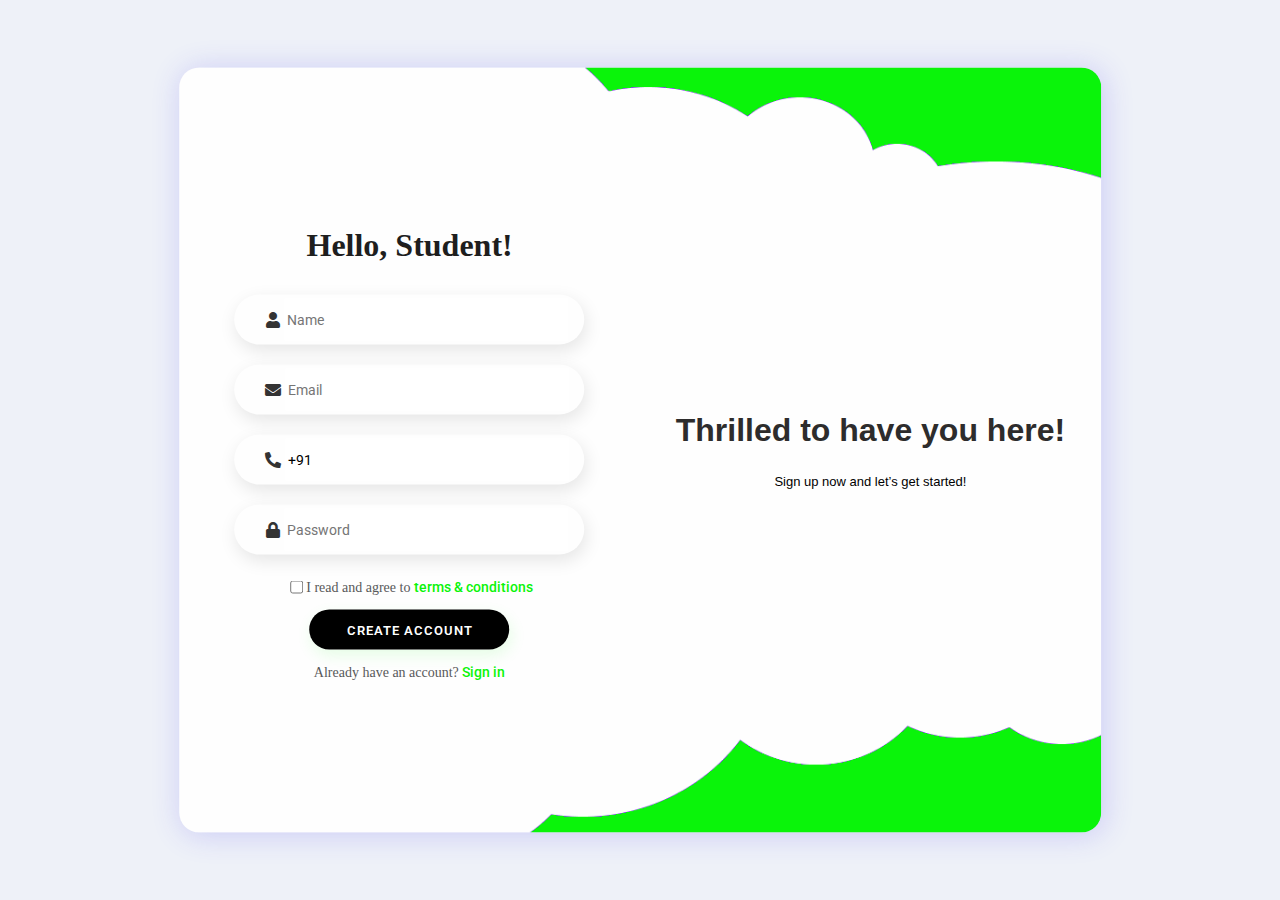
<file: index.html>
<!DOCTYPE html>
<html lang="en">
<head>
    <meta charset="UTF-8">
    <meta name="viewport" content="width=device-width, initial-scale=1.0">
    <title>Reviseit</title>
    <link rel="shortcut icon" href="./src/logo.jpg" type="image/x-icon">
    <link href="https://fonts.googleapis.com/css2?family=Roboto:wght@400;500;700&display=swap" rel="stylesheet">
    <link rel="stylesheet" href="https://cdnjs.cloudflare.com/ajax/libs/font-awesome/5.15.4/css/all.min.css">
    
    <style>
        * {
            -webkit-tap-highlight-color: transparent;
            -webkit-focus-ring-color: transparent;
            outline: none;
            font-family: 'Roboto', sans-serif; 
        }
        
        body {
            background-color: #EEF1F8;
            margin: 0;
            padding: 0;
        }

        a { text-decoration: none; }

        .container {
            width: 72%;
            height: 85%;
            background-color: #FFFFFF;
            position: absolute;
            left: 50%;
            top: 50%;
            transform: translate(-50%, -50%);
            box-shadow: 2px 2px 30px rgba(66, 57, 238, .2);
            border-radius: 20px;
            display: flex;
            justify-content: center;
            align-items: center;
            background-image: url('./src/login bg.gif');
            background-repeat: no-repeat;
            background-size: cover;
        }

        .sign-up {
            width: 50%;
            display: flex;
            flex-direction: column;
            align-items: center;
        }

        .heading {
            font-family: calibri;
            color: rgba(30, 30, 30, 1);
        }

        .text {
            width: 350px;
            height: 50px;
            box-shadow: 2px 6px 18px rgba(0, 0, 0, 0.1);
            border-radius: 30px;
            display: flex;
            align-items: center;
            justify-content: center;
            margin: 10px;
        }

        .text input {
            height: 40px;
            width: 80%;
            outline: none;
            border: none;
            font-size: 14px;
            margin: 5px;
        }

        .text i { 
            color: #333;
            margin-left: 20px;
        }

        .conditions {
            font-family: myriad pro;
            color: #58595a;
            font-size: 14px;
        }

        .conditions a { color: rgb(10, 244, 10); font-weight: 500; }

        .terms { display: flex; align-items: center; }

        button {
            width: 200px;
            height: 40px;
            outline: none;
            border: none;
            border-radius: 20px;
            background: linear-gradient(-30deg, rgb(0, 0, 0), rgb(0, 0, 0) 55%);
            box-shadow: 2px 6px 16px rgba(10, 244, 10, 0.1);
            color: #FFFFFF;
            font-weight: 600;
            letter-spacing: 1px;
            font-size: 13px;
            cursor: pointer;
            transition: all .3s ease;
        }

        button:active { transform: scale(1.1); }

        .text-container {
            width: 50%;
            height: 100%;
            display: flex;
            flex-direction: column;
            justify-content: center;
            align-items: center;
        }

        .text-container p {
            width: 70%;
            text-align: center;
            font-family: Arial, Helvetica, sans-serif;
            font-size: 13px;
            font-weight: 400;
        }

        .text-container h1 {
            font-family: Arial, Helvetica, sans-serif;
            color: #2D2C2C;
            line-height: 20px;
        }

        @media screen and (max-width: 1080px) {
            .text-container { display: none;}
            .container { height: 90%; }
        }

        @media screen and (max-width: 600px) {
            .container { width: 85%; }
        }

        @media screen and (max-width: 500px) {
            .text { width: 300px; }
        }

        @media screen and (max-width: 420px) {
            .container { width: 95%; }
            .heading { text-align: center; }
            .conditions { text-align: center; }
            input[type="checkbox"] { margin-right: 5px; }
            .text {width: 280px; }
        }
    </style>

</head>
<body>

    <div class="container">
        <form class="sign-up" action="signup.php" method="POST" id="signup">
            <h1 class="heading">Hello, Student!</h1>
          
            <div class="text">
                <i class="fas fa-user"></i>
                <input type="text" name="name" placeholder="Name" required id="name">
            </div>

            <div class="text">
                <i class="fas fa-envelope"></i>
                <input type="email" name="email" placeholder="Email" required id="email">
            </div>
            
            <div class="text">
                <i class="fas fa-phone-alt"></i>
                <input type="tel" name="phone" placeholder="Phone Number" required id="phone" maxlength="13" value="+91" oninput="validatePhoneNumber()">
            </div>

            <div class="text">
                <i class="fas fa-lock"></i>
                <input type="password" name="password" placeholder="Password" required id="password">
            </div>
            
            <div class="terms">
                <input type="checkbox" name="terms" required>
                <p class="conditions">I read and agree to <a href="terms.html">terms & conditions</a></p>
            </div>

            <button type="submit">CREATE ACCOUNT</button>
            <p class="conditions">Already have an account? <a href="login.html">Sign in</a></p>
        </form>

        <div class="text-container">
            <h1>Thrilled to have you here! </h1>
            <p>Sign up now and let’s get started!</p>
        </div>
    </div>
    <script>
        function validatePhoneNumber() {
            let phoneInput = document.getElementById('phone');
            if (phoneInput.value.length < 3) {
                phoneInput.value = '+91';
            }
            phoneInput.value = phoneInput.value.replace(/[^0-9+]/g, '');
            if (!phoneInput.value.startsWith('+91')) {
                phoneInput.value = '+91' + phoneInput.value.slice(3); 
            }
        }
    </script>
</body>
</html>
</file>
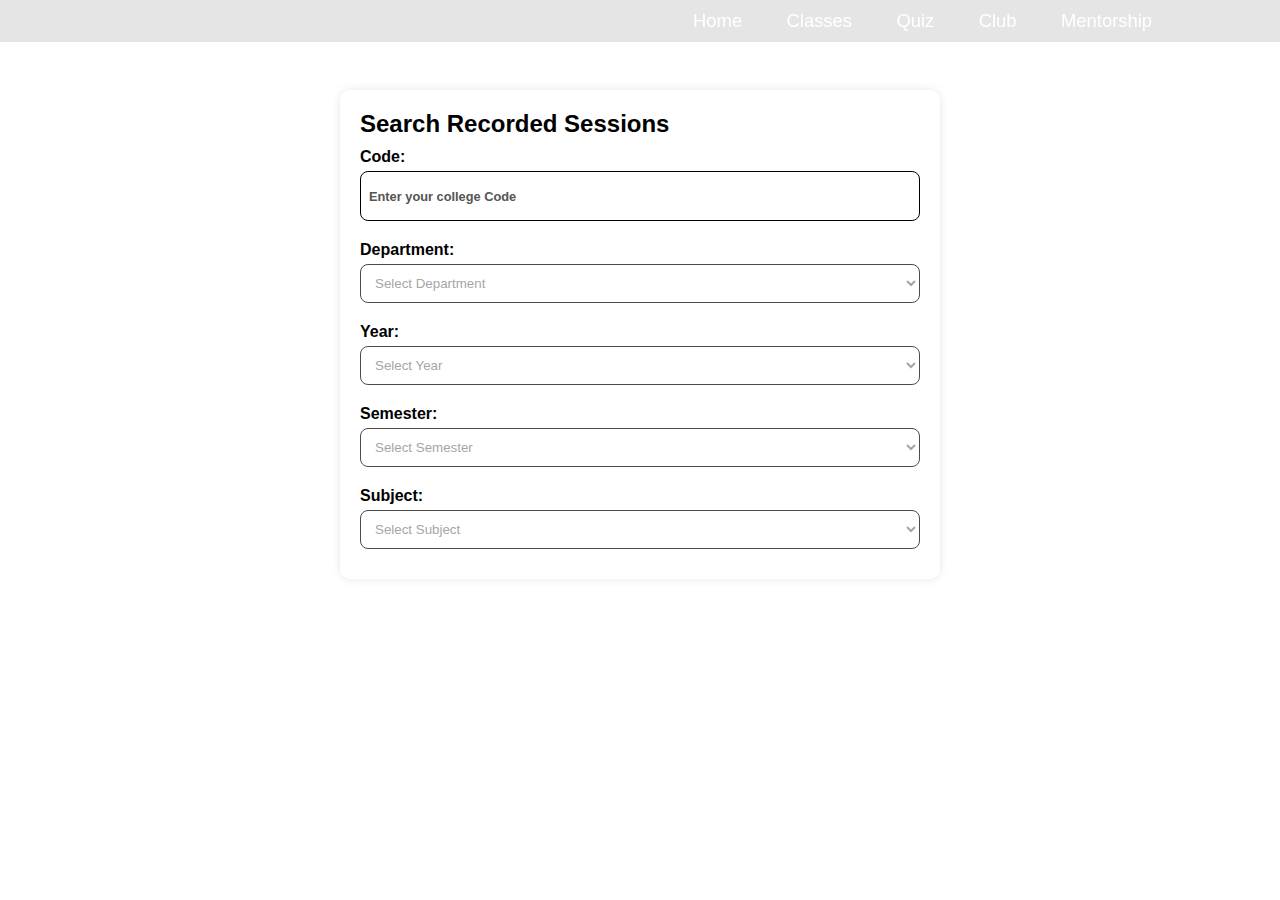
<file: class.html>
<!DOCTYPE html>
<html lang="en">
  <head>
    <meta charset="UTF-8" />
    <meta name="viewport" content="width=device-width, initial-scale=1.0" />
    <title>Reviseit</title>
    <link rel="stylesheet" href="class.css" />
    <link rel="shortcut icon" href="./src/logo.jpg" type="image/x-icon" />
    <link rel="stylesheet" href="style.css" />
    <link
      href="https://unpkg.com/boxicons@2.1.4/css/boxicons.min.css"
      rel="stylesheet"
    />
  </head>
  <body>
    <div id="header"></div>
    <div class="form-container">
      <h2>Search Recorded Sessions</h2>

      <!-- College Input -->
      <label for="college">Code:</label>
      <input
        type="text"
        id="college"
        name="college"
        placeholder="Enter your college Code"
      />

      <!-- Department Dropdown -->
      <label for="department">Department:</label>
      <select id="department" name="department">
  <option value="" disabled selected>Select Department</option>
</select>


      <!-- Year Dropdown -->
      <label for="year">Year:</label>
      <select id="year" name="year" disabled>
        <option value="" disabled selected>Select Year</option>
      </select>

      <!-- Semester Dropdown -->
      <label for="semester">Semester:</label>
      <select id="semester" name="semester" disabled>
        <option value="" disabled selected>Select Semester</option>
      </select>

      <!-- Subject Dropdown -->
      <label for="subject">Subject:</label>
      <select id="subject" name="subject" disabled>
        <option value="" disabled selected>Select Subject</option>
      </select>

      <!-- Topics List -->
      <div id="topics-container">
        <!-- Topics will be displayed here -->
      </div>
    </div>

    <script src="class.js"></script>
    <script>
      // Function to load the navbar into the page
      function loadNavbar() {
        fetch("navbar.html")
          .then((response) => response.text())
          .then((data) => {
            document.getElementById("header").innerHTML = data;
          });
      }
      window.onload = loadNavbar;
    </script>
  </body>
</html>
</file>
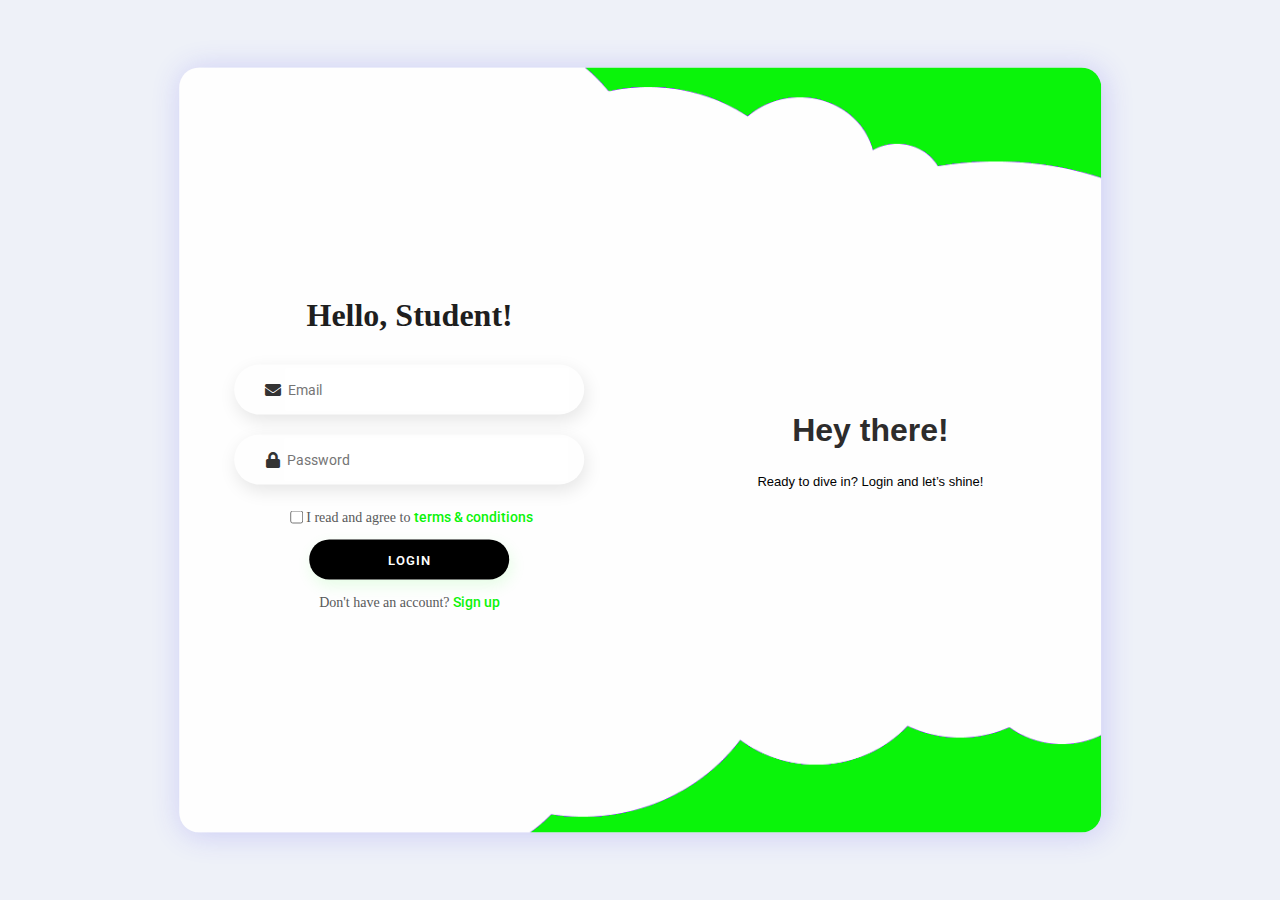
<file: login.html>
<!DOCTYPE html>
<html lang="en">
  <head>
    <meta charset="UTF-8" />
    <meta name="viewport" content="width=device-width, initial-scale=1.0" />
    <title>Reviseit</title>
    <link rel="shortcut icon" href="./src/logo.jpg" type="image/x-icon" />
    <!-- Google Fonts -->
    <link
      href="https://fonts.googleapis.com/css2?family=Roboto:wght@400;500;700&display=swap"
      rel="stylesheet"
    />
    <!-- Font Awesome for Dark Icons -->
    <link
      rel="stylesheet"
      href="https://cdnjs.cloudflare.com/ajax/libs/font-awesome/5.15.4/css/all.min.css"
    />

    <style>
      * {
        -webkit-tap-highlight-color: transparent;
        -webkit-focus-ring-color: transparent;
        outline: none;
        font-family: "Roboto", sans-serif;
      }

      body {
        background-color: #eef1f8;
        margin: 0;
        padding: 0;
      }

      a {
        text-decoration: none;
      }

      .container {
        width: 72%;
        height: 85%;
        background-color: #ffffff;
        position: absolute;
        left: 50%;
        top: 50%;
        transform: translate(-50%, -50%);
        box-shadow: 2px 2px 30px rgba(66, 57, 238, 0.2);
        border-radius: 20px;
        display: flex;
        justify-content: center;
        align-items: center;
        background-image: url("./src/login bg.gif");
        background-repeat: no-repeat;
        background-size: cover;
        transition: all 0.5s ease;
      }

      .sign-up {
        width: 50%;
        display: flex;
        flex-direction: column;
        align-items: center;
      }

      .heading {
        font-family: calibri;
        color: rgba(30, 30, 30, 1);
      }

      .text {
        width: 350px;
        height: 50px;
        box-shadow: 2px 6px 18px rgba(0, 0, 0, 0.1);
        border-radius: 30px;
        display: flex;
        align-items: center;
        justify-content: center;
        margin: 10px;
      }

      .text input {
        height: 40px;
        width: 80%;
        outline: none;
        border: none;
        font-size: 14px;
        margin: 5px;
      }

      .text i {
        color: #333;
        margin-left: 20px;
      }

      .conditions {
        font-family: myriad pro;
        color: #58595a;
        font-size: 14px;
      }

      .conditions a {
        color: rgb(10, 244, 10);
        font-weight: 500;
      }

      .terms {
        display: flex;
        align-items: center;
      }

      button {
        width: 200px;
        height: 40px;
        outline: none;
        border: none;
        border-radius: 20px;
        background: linear-gradient(-30deg, rgb(0, 0, 0), rgb(0, 0, 0) 55%);
        box-shadow: 2px 6px 16px rgba(10, 244, 10, 0.1);
        color: #ffffff;
        font-weight: 600;
        letter-spacing: 1px;
        font-size: 13px;
        cursor: pointer;
        transition: all 0.3s ease;
      }

      button:active {
        transform: scale(1.1);
      }

      .sign-in {
        display: flex;
        justify-content: center;
        align-items: center;
        flex-direction: column;
      }

      .text-container {
        width: 50%;
        height: 100%;
        display: flex;
        flex-direction: column;
        justify-content: center;
        align-items: center;
      }

      .text-container p {
        width: 70%;
        text-align: center;
        font-family: Arial, Helvetica, sans-serif;
        font-size: 13px;
        font-weight: 400;
      }

      .text-container h1 {
        font-family: Arial, Helvetica, sans-serif;
        color: #2d2c2c;
        line-height: 20px;
      }

      @media screen and (max-width: 1080px) {
        .text-container {
          display: none;
        }
        .container {
          height: 70%;
        }
      }

      @media screen and (max-width: 600px) {
        .container {
          width: 85%;
        }
      }

      @media screen and (max-width: 500px) {
        .text {
          width: 300px;
        }
      }

      @media screen and (max-width: 420px) {
        .container {
          width: 95%;
        }
        .heading {
          text-align: center;
        }
        .conditions {
          text-align: center;
        }
        input[type="checkbox"] {
          margin-right: 5px;
        }
        .text {
          width: 280px;
        }
      }
    </style>
  </head>
  <body>
    <div class="container">
      <form
        class="sign-up"
        action="login.php"
        method="POST"
        id="signup"
        onsubmit="return validateForm()"
      >
        <h1 class="heading">Hello, Student!</h1>

        <div class="text">
          <i class="fas fa-envelope"></i>
          <input
            type="email"
            name="email"
            placeholder="Email"
            required
            id="email"
            autocomplete="username"
          />
        </div>

        <div class="text">
          <i class="fas fa-lock"></i>
          <input
            type="password"
            name="password"
            placeholder="Password"
            required
            id="password"
            autocomplete="password"
          />
        </div>

        <div class="terms">
          <input type="checkbox" name="terms" required />
          <p class="conditions">
            I read and agree to <a href="terms.html">terms & conditions</a>
          </p>
        </div>

        <button type="submit">LOGIN</button>
        <p class="conditions">
          Don't have an account? <a href="signup.html">Sign up</a>
        </p>
      </form>

      <div class="text-container">
        <h1>Hey there!</h1>
        <p>Ready to dive in? Login and let’s shine!</p>
      </div>
    </div>

    <script>
      function validateForm() {
        var email = document.getElementById("email").value;
        var password = document.getElementById("password").value;

        // Email validation
        var emailPattern = /^[a-zA-Z0-9._-]+@[a-zA-Z0-9.-]+\.[a-zA-Z]{2,6}$/;
        if (!email.match(emailPattern)) {
          alert("Please enter a valid email address.");
          return false;
        }

        // Password validation
        if (password.length < 6) {
          alert("Password must be at least 6 characters long.");
          return false;
        }

        return true;
      }
    </script>
  </body>
</html>
</file>
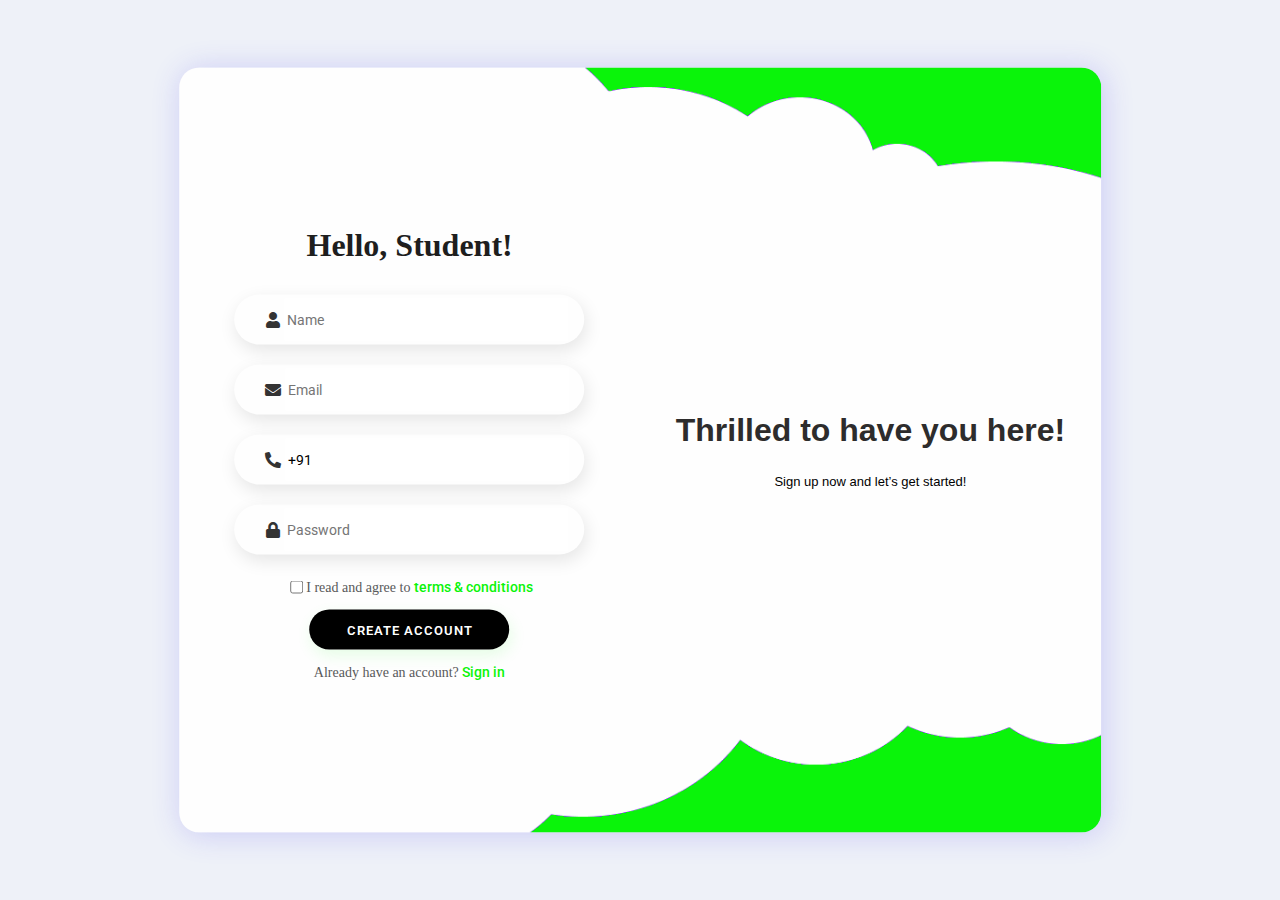
<file: signup.html>
<!DOCTYPE html>
<html lang="en">
<head>
    <meta charset="UTF-8">
    <meta name="viewport" content="width=device-width, initial-scale=1.0">
    <title>Reviseit</title>
    <link href='https://unpkg.com/boxicons@2.1.4/css/boxicons.min.css' rel='stylesheet'>
    <link rel="shortcut icon" href="./src/logo.jpg" type="image/x-icon">
    <link href="https://fonts.googleapis.com/css2?family=Roboto:wght@400;500;700&display=swap" rel="stylesheet">
    <link rel="stylesheet" href="https://cdnjs.cloudflare.com/ajax/libs/font-awesome/5.15.4/css/all.min.css">
    
    <style>
        * {
            -webkit-tap-highlight-color: transparent;
            -webkit-focus-ring-color: transparent;
            outline: none;
            font-family: 'Roboto', sans-serif; 
        }
        
        body {
            background-color: #EEF1F8;
            margin: 0;
            padding: 0;
        }

        a { text-decoration: none; }

        .container {
            width: 72%;
            height: 85%;
            background-color: #FFFFFF;
            position: absolute;
            left: 50%;
            top: 50%;
            transform: translate(-50%, -50%);
            box-shadow: 2px 2px 30px rgba(66, 57, 238, .2);
            border-radius: 20px;
            display: flex;
            justify-content: center;
            align-items: center;
            background-image: url('./src/login bg.gif');
            background-repeat: no-repeat;
            background-size: cover;
        }

        .sign-up {
            width: 50%;
            display: flex;
            flex-direction: column;
            align-items: center;
        }

        .heading {
            font-family: calibri;
            color: rgba(30, 30, 30, 1);
        }

        .text {
            width: 350px;
            height: 50px;
            box-shadow: 2px 6px 18px rgba(0, 0, 0, 0.1);
            border-radius: 30px;
            display: flex;
            align-items: center;
            justify-content: center;
            margin: 10px;
        }

        .text input {
            height: 40px;
            width: 80%;
            outline: none;
            border: none;
            font-size: 14px;
            margin: 5px;
        }

        .text i { 
            color: #333;
            margin-left: 20px;
        }

        .conditions {
            font-family: myriad pro;
            color: #58595a;
            font-size: 14px;
        }

        .conditions a { color: rgb(10, 244, 10); font-weight: 500; }

        .terms { display: flex; align-items: center; }

        button {
            width: 200px;
            height: 40px;
            outline: none;
            border: none;
            border-radius: 20px;
            background: linear-gradient(-30deg, rgb(0, 0, 0), rgb(0, 0, 0) 55%);
            box-shadow: 2px 6px 16px rgba(10, 244, 10, 0.1);
            color: #FFFFFF;
            font-weight: 600;
            letter-spacing: 1px;
            font-size: 13px;
            cursor: pointer;
            transition: all .3s ease;
        }

        button:active { transform: scale(1.1); }

        .text-container {
            width: 50%;
            height: 100%;
            display: flex;
            flex-direction: column;
            justify-content: center;
            align-items: center;
        }

        .text-container p {
            width: 70%;
            text-align: center;
            font-family: Arial, Helvetica, sans-serif;
            font-size: 13px;
            font-weight: 400;
        }

        .text-container h1 {
            font-family: Arial, Helvetica, sans-serif;
            color: #2D2C2C;
            line-height: 20px;
        }

        @media screen and (max-width: 1080px) {
            .text-container { display: none;}
            .container { height: 90%; }
        }

        @media screen and (max-width: 600px) {
            .container { width: 85%; }
        }

        @media screen and (max-width: 500px) {
            .text { width: 300px; }
        }

        @media screen and (max-width: 420px) {
            .container { width: 95%; }
            .heading { text-align: center; }
            .conditions { text-align: center; }
            input[type="checkbox"] { margin-right: 5px; }
            .text {width: 280px; }
        }
    </style>

</head>
<body>

    <div class="container">
        <form class="sign-up" action="signup.php" method="POST" id="signup">
            <h1 class="heading">Hello, Student!</h1>
          
            <div class="text">
                <i class="fas fa-user"></i>
                <input type="text" name="name" placeholder="Name" required id="name">
            </div>

            <div class="text">
                <i class="fas fa-envelope"></i>
                <input type="email" name="email" placeholder="Email" required id="email">
            </div>
            
            <div class="text">
                <i class="fas fa-phone-alt"></i>
                <input type="tel" name="phone" placeholder="Phone Number" required id="phone" maxlength="13" value="+91" oninput="validatePhoneNumber()">
            </div>

            <div class="text">
                <i class="fas fa-lock"></i>
                <input type="password" name="password" placeholder="Password" required id="password">
            </div>
            
            <div class="terms">
                <input type="checkbox" name="terms" required>
                <p class="conditions">I read and agree to <a href="terms.html">terms & conditions</a></p>
            </div>

            <button type="submit">CREATE ACCOUNT</button>
            <p class="conditions">Already have an account? <a href="login.html">Sign in</a></p>
        </form>

        <div class="text-container">
            <h1>Thrilled to have you here! </h1>
            <p>Sign up now and let’s get started!</p>
        </div>
    </div>
    <script>
        function validatePhoneNumber() {
            let phoneInput = document.getElementById('phone');
            if (phoneInput.value.length < 3) {
                phoneInput.value = '+91';
            }
            phoneInput.value = phoneInput.value.replace(/[^0-9+]/g, '');
            if (!phoneInput.value.startsWith('+91')) {
                phoneInput.value = '+91' + phoneInput.value.slice(3); 
            }
        }
    </script>
</body>
</html>
</file>
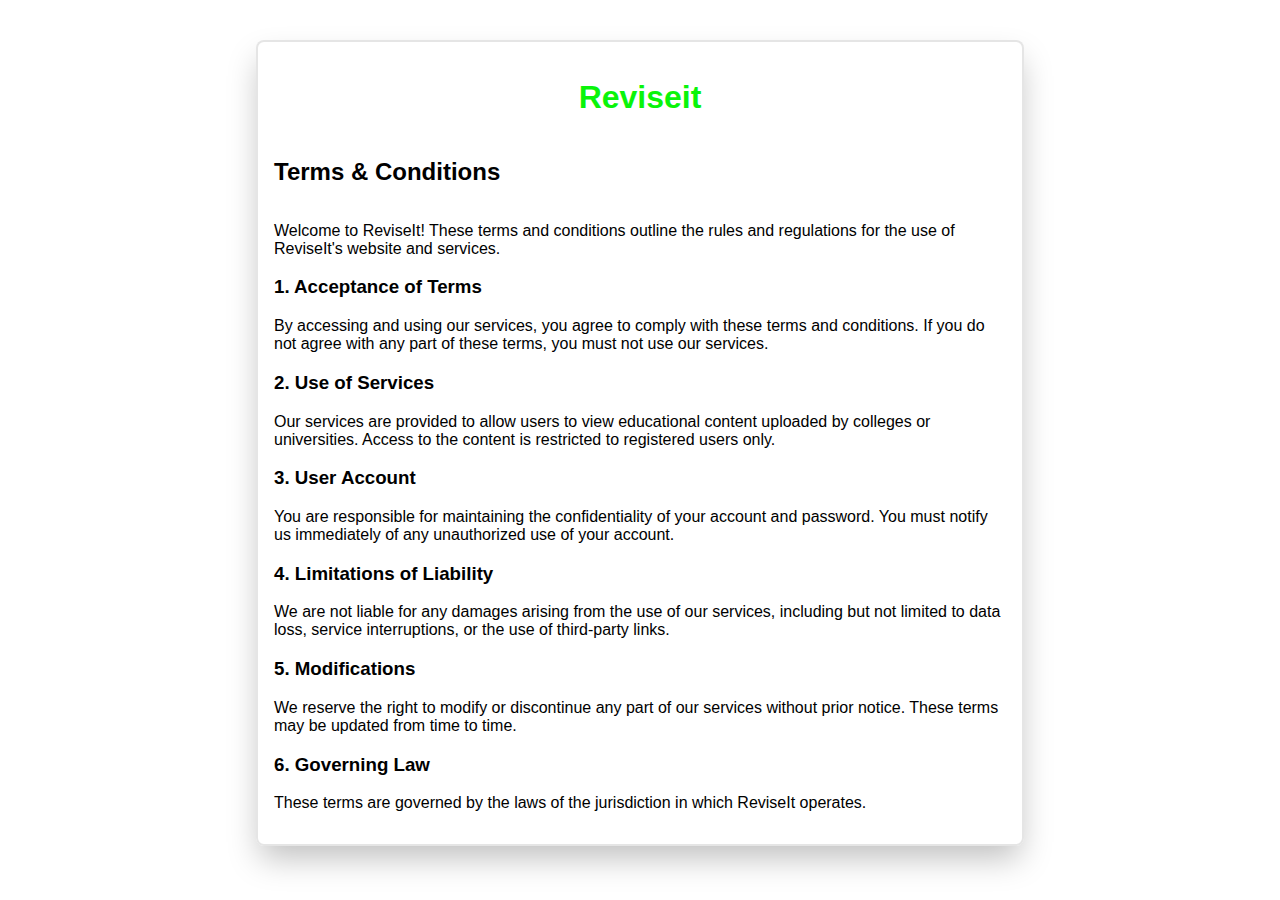
<file: terms.html>
<!DOCTYPE html>
<html lang="en">
<head>
    <meta charset="UTF-8">
    <meta name="viewport" content="width=device-width, initial-scale=1.0">
    <title>Reviseit</title>
        <link rel="shortcut icon" href="./src/logo.jpg" type="image/x-icon">

    <style>
        *{
            font-family:Arial, Helvetica, sans-serif;
        }
        .wrap {
  display: flex;
  justify-content: space-around;
  align-items: center;
  box-sizing: border-box;
  height: 100%;
  padding: 2rem;
  background-color: #ffffff;
}

.container {
  display: flex;
  flex-direction: column;
  box-sizing: border-box;
  padding: 1rem;
    background: linear-gradient(135deg, #ffffff, #ffffff); 
  border-radius: 8px;
  box-shadow: 0 4px 8px rgba(0, 0, 0, 0.2);
  width: 768px;
  height: 100%;
  box-shadow: 0rem 1rem 2rem -0.25rem rgba(0, 0, 0, 0.25);
   border: 2px solid rgba(0, 0, 0, 0.1);
  
  &__heading {
    padding: 1rem 0;
    border-bottom: 1px solid #ccc;
    text-align: center;
    
    & > h2 {
      font-size: 1.75rem;
      line-height: 1.75rem;
      margin: 0;
    }
  }
  
  &__content {
    flex-grow: 1;
    overflow-y: scroll;
  }
  
  &__nav {
    border-top: 1px solid #ccc;
    text-align: right;
    padding: 2rem 0 1rem;
    
    & > .button {
      background-color: #444499;
      box-shadow: 0rem 0.5rem 1rem -0.125rem rgba(0, 0, 0, 0.25);
      padding: 0.8rem 2rem;
      border-radius: 0.5rem;
      color: #fff;
      text-decoration: none;
      font-size: 0.9rem;
      transition: transform 0.25s, box-shadow 0.25s;
      
      &:hover {
        box-shadow: 0rem 0rem 1rem -0.125rem rgba(0, 0, 0, 0.25);
        transform: translateY(-0.5rem);
      }
    }
    
    & > small {
      color: #777;
      margin-right: 1rem;
    }
  }
}
    </style>
</head>
<body>
   
    <main class="wrap">
        
  <section class="container">
    <center> <h1 style="color:rgb(10, 244, 10);font-size: 32px;;">Reviseit</h1></center>
    <div class="container__heading">
      <h2>Terms & Conditions</h2>
    </div>
    <div class="container__content">
      
            <p>Welcome to ReviseIt! These terms and conditions outline the rules and regulations for the use of ReviseIt's website and services.</p>
            
            <h3>1. Acceptance of Terms</h3>
            <p>By accessing and using our services, you agree to comply with these terms and conditions. If you do not agree with any part of these terms, you must not use our services.</p>
            
            <h3>2. Use of Services</h3>
            <p>Our services are provided to allow users to view educational content uploaded by colleges or universities. Access to the content is restricted to registered users only.</p>

            <h3>3. User Account</h3>
            <p>You are responsible for maintaining the confidentiality of your account and password. You must notify us immediately of any unauthorized use of your account.</p>

            <h3>4. Limitations of Liability</h3>
            <p>We are not liable for any damages arising from the use of our services, including but not limited to data loss, service interruptions, or the use of third-party links.</p>

            <h3>5. Modifications</h3>
            <p>We reserve the right to modify or discontinue any part of our services without prior notice. These terms may be updated from time to time.</p>

            <h3>6. Governing Law</h3>
            <p>These terms are governed by the laws of the jurisdiction in which ReviseIt operates.</p>
   
     </div>
   
  </section>
</main>
    
</body>
</html>
</file>
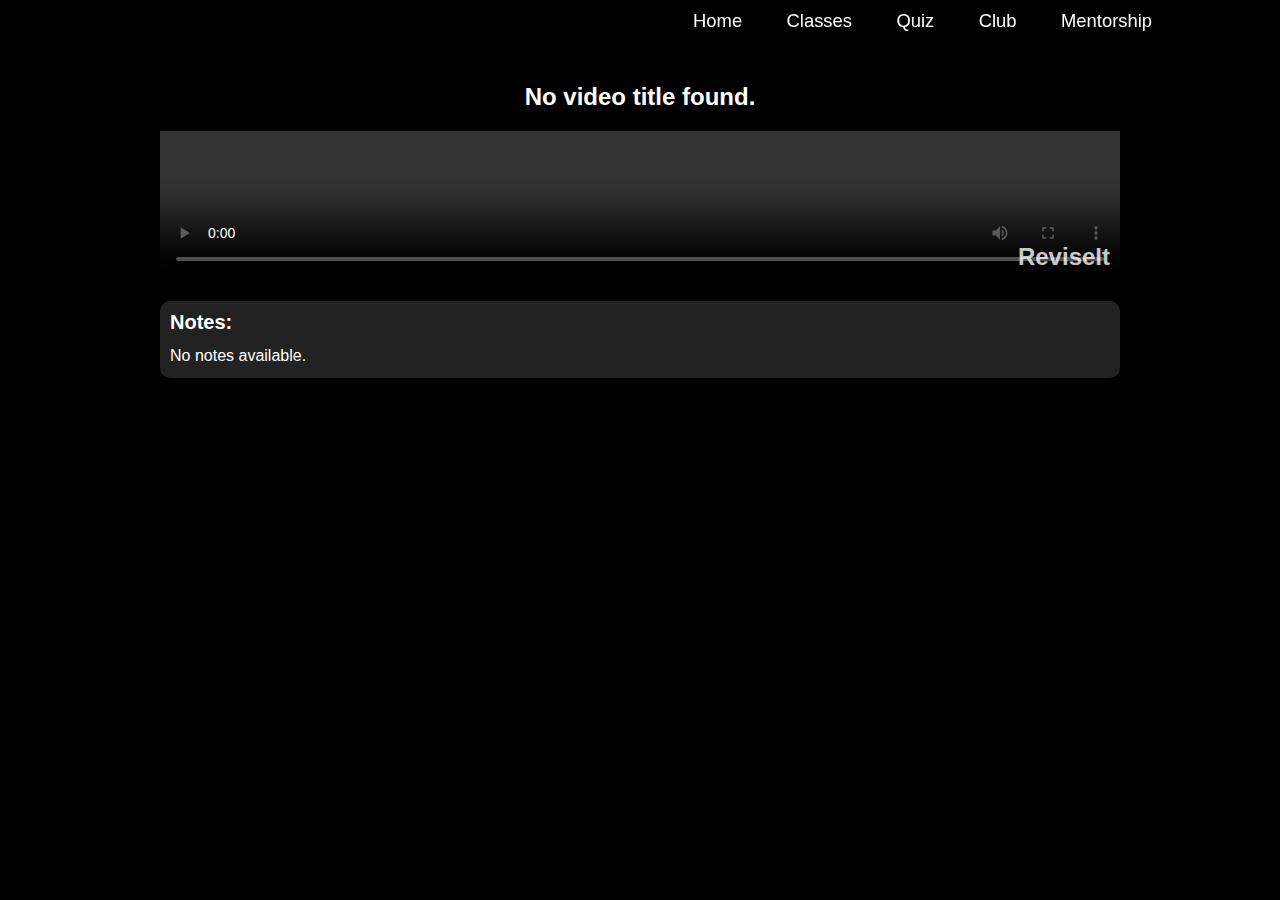
<file: video.html>
<!DOCTYPE html>
<html lang="en">

<head>
  <meta charset="UTF-8" />
  <meta name="viewport" content="width=device-width, initial-scale=1.0" />
  <link rel="stylesheet" href="style.css">
  <link rel="shortcut icon" href="./src/logo.jpg" type="image/x-icon">
  <link href="https://unpkg.com/boxicons@2.1.4/css/boxicons.min.css" rel="stylesheet" />
  
  <title>Reviseit</title>

  <style>
    
    * {
      margin: 0;
      padding: 0;
      box-sizing: border-box;
    }

    body {
      font-family: Arial, sans-serif;
      background-color: #000;
      color: #fff;
      display: flex;
      justify-content: center;
      align-items: center;
      flex-direction: column;
      padding: 10px; /* Add padding to avoid edge clipping */
    }

    /* Video container */
    #video-container {
      position: relative;
      width: 100%; /* Takes 90% of the viewport width */
      max-width: 960px;
      border-radius: 10px;
      background: #000;
      margin-top: 5%;
    }

    /* Video element */
    #s3-video {
      width: 100%;
      height: auto;
      display: block;
      background: #000;
    }

    /* Watermark styling */
    #watermark {
      position: absolute;
      bottom: 10px;
      right: 10px;
      font-size: 24px;
      color: rgba(255, 255, 255, 0.8); /* White with opacity */
      font-weight: bold;
      z-index: 1;
      pointer-events: none; /* Prevent the watermark from interfering with video controls */
    }

    /* Title styling */
    #video-title {
      font-size: 24px;
      font-weight: bold;
      color: #fff;
      margin-bottom: 10px;
      text-align: center;
      padding: 10px 0; /* Add padding for spacing */
    }

    /* Notes container styling */
    #notes-container {
      width: 100%;
      max-width: 960px;
      margin-top: 20px; /* Space between video and notes */
      padding: 10px;
      background: #222;
      border-radius: 10px;
      color: #fff;
      text-align: justify;
      text-justify: inter-word;
      display: block;
    }

    #notes-container h3 {
      font-size: 20px;
      font-weight: bold;
      margin-bottom: 10px;
    }

    #notes-container p {
      font-size: 16px;
      line-height: 1.5;
    }



    /* Media query for mobile screens */
    @media screen and (max-width: 768px) {
      body {
        padding: 10px; /* Provide padding on smaller screens */
      }

      #video-title {
        font-size: 20px; /* Smaller font size for mobile */
      }

      #video-container {
        width: 100%;
        margin-top: 20%;
      }

      #s3-video {
        height: auto; /* Make the video responsive */
      }

      #notes-container {
        margin-top: 15px; /* Adjust space between video and notes */
        padding: 8px;
      }

      #notes-container h3 {
        font-size: 18px;
      }

      #notes-container p {
        font-size: 14px; /* Smaller font size for better mobile readability */
      }
    }
 
  </style>
</head>

<body>
  <div id="header"></div>
  <!-- Title for the video -->
  <div id="video-container">
    <div id="video-title">Loading video title...</div>
    <video id="s3-video"  controls controlslist="nodownload" 
     data-watermark="ReviseIt" data-dyntube-key="abcd1234"  >
      Your browser does not support the video tag.
    </video>
    <div id="watermark">ReviseIt</div> <!-- Watermark here -->
  </div>
  <div id="notes-container"></div>

  <script>
    document.addEventListener("keydown", function (event) {
      // Check if the key is F12 or any other key combination with F12
      if (event.key === "F12" || (event.key === "F12" && event.ctrlKey) || (event.key === "F12" && event.shiftKey)) {
        event.preventDefault();  // Prevent the default action (open developer tools)
      }
    });
    document.addEventListener('contextmenu', event => event.preventDefault());

    window.addEventListener("load", function () {
      // Get the video element and title
      const video = document.getElementById("s3-video");
      const videoTitle = document.getElementById("video-title");
      const notesContainer = document.getElementById("notes-container");

      // Get the video URL, title, and notes from query parameters (dynamically)
      const urlParams = new URLSearchParams(window.location.search);
      const videoUrl = urlParams.get("videoUrl"); // This URL could be dynamically fetched from AWS S3
      const videoTitleText = urlParams.get("subheadingTitle");
      const notes = urlParams.get("notes");

      // Base64 encode the URL dynamically when it is available
      if (videoUrl) {
        const encodedVideoUrl = btoa(videoUrl); // Encode the video URL dynamically
        const decodedVideoUrl = atob(encodedVideoUrl); // Decode the URL back when needed
        video.src = decodedVideoUrl; // Set the video source to the decoded URL
      } else {
        alert("No video URL found.");
      }

      if (videoTitleText) {
        videoTitle.textContent = decodeURIComponent(videoTitleText); // Display the video title
      } else {
        videoTitle.textContent = "No video title found."; // Default title if not found
      }

      if (notes) {
        notesContainer.innerHTML = `<h3>Notes:</h3><p>${decodeURIComponent(notes)}</p>`; // Display the notes
      } else {
        notesContainer.innerHTML = "<h3>Notes:</h3><p>No notes available.</p>";
      }
    });

    function loadNavbar() {
      fetch("navbar.html")
        .then((response) => response.text())
        .then((data) => {
          document.getElementById("header").innerHTML = data;
        });
    }

    window.onload = loadNavbar;

    // Handle fullscreen mode to ensure the watermark stays on top
    document.getElementById("s3-video").addEventListener('fullscreenchange', function () {
      const watermark = document.getElementById('watermark');
      const videoContainer = document.getElementById('video-container');
      if (document.fullscreenElement) {
        // In fullscreen, make watermark fixed and on top
        watermark.style.position = 'fixed'; // Fix the watermark position when in fullscreen
        watermark.style.bottom = '10px'; // Ensure it's properly positioned in fullscreen
        watermark.style.right = '10px';
        watermark.style.zIndex = '9999'; // Ensure it's on top of the video
        videoContainer.style.position = 'relative'; // Ensure container doesn't affect watermark
      } else {
        watermark.style.position = 'absolute'; // Reset to absolute when not in fullscreen
        watermark.style.bottom = '10px'; // Adjust the bottom position
        watermark.style.right = '10px'; // Adjust the right position
        watermark.style.zIndex = '1'; // Reset z-index when not fullscreen
        videoContainer.style.position = 'relative';
      }
    });

    
    
  </script>
</body>

</html>
</file>
<file: class.css>
body {
  font-family: Arial, sans-serif;
  background-color: #ffffff;
  display: flex;
  flex-direction: column; /* Stack elements vertically */
  justify-content: center; /* Align items at the top */
  align-items: center;
}

.form-container {
  background-color: white;
  padding: 20px;
  border-radius: 10px;
  box-shadow: 0 0 10px rgba(0, 0, 0, 0.1);
  width: 600px;
  max-width: 90%; /* Ensure it fits on smaller screens */
  box-sizing: border-box; /* Include padding and border in width */
  text-align: left;
  margin-top: 90px;
  margin-bottom: 50px;
}

label {
  margin-top: 10px;
  display: block;
  font-weight: bold;
}

select,
input {
  width: 100%;
  padding: 10px;
  margin-top: 5px;
  margin-bottom: 10px;
  border: 1px solid #000000;
  border-radius: 8px;
  box-sizing: border-box;
  background-color: transparent;
}

#college::placeholder {
  font-size: 0.8em;
}

#college {
  border: 1px solid #000000;
  padding: 8px;
  border-radius: 8px;
  font-family: Arial, sans-serif;
  font-size: 16px;
}

#topics-container {
  margin-top: 20px;
  padding: 20px;
  border-radius: 8px;
  background-color: #ffffff;
  height: 200px;
  overflow-y: auto;
  border: 1px solid #000000;
  display: none; /* Initially hide the topics container */
}

#topics-container h3 {
  margin-bottom: 15px; /* Adds space below the heading */
  font-size: 1.5rem; /* Makes the heading text slightly larger */
  font-weight: bold; /* Makes the heading bold */
}

#topics-container div {
  margin-bottom: 10px; /* Adds space between each topic item */
  font-size: 1rem; /* Sets the font size of the topic items */
  color: #000000; /* Sets the text color */
  cursor: default; /* Removes pointer style to indicate no hover action */
}

/* Ensure text opacity remains consistent */
#topics-container div {
  opacity: 1; /* Set opacity to 1 to ensure full visibility */
  color: #000000; /* Text color */
}

#topics-container div:last-child {
  margin-bottom: 0; /* Removes the margin for the last topic item */
}

.subheading-dropdown {
  width: 100%;
  padding: 8px;
  margin-top: 5px;
  text-align: center; /* Center the text inside the dropdown */
  border: 1px solid #000000; /* Add a border */
  border-radius: 8px;
  box-sizing: border-box;
}

.subheading-container {
  display: flex;
  flex-direction: column;
  align-items: center;
  margin-top: 15px;
  padding: 15px;
  border: 2px solid #000000; /* Add border for the entire container */
  border-radius: 8px; /* Rounded corners for the container */
  background-color: #ffffff; /* Light background */
}

.subheading-item {
  margin: 10px 0; /* Add space between subheadings */
  padding: 5px 10px; /* Space inside the subheading item */
  background-color: transparent;
  justify-content: center;
  padding-left: 22px;
  cursor: pointer;
}

/* Footer Styling */
footer {
  background-color: #333;
  color: white;
  padding: 20px;
  text-align: center;
  width: 100%;
  margin-top: auto; /* Push footer to the bottom */
}

/* Responsive Design */
@media (max-width: 768px) {
  .form-container {
    width: 100%;
    margin-left: 20px;
  }
}

@media (max-width: 480px) {
  body {
    padding: 10px; /* Add padding to avoid content touching screen edges */
  }

  .form-container {
    padding: 10px;
    box-shadow: none;
    width: 100%;
  }

  button {
    padding: 8px 10px; /* Adjust button size */
  }
}
</file>
<file: style.css>
* {
  margin: 0;
  padding: 0;
  box-sizing: border-box;
  font-family: "Nunito", sans-serif;
  -webkit-tap-highlight-color: transparent;
  -webkit-focus-ring-color: transparent;
  outline: none;
  text-decoration: none;
}
html {
    scroll-behavior: smooth;
}
body{
  transition: background-color 0.5s ease, color 0.3s ease;
}
body, html {
    margin: 0;
    padding: 0;
    overflow-x: hidden; text-decoration: none;
    
}
/* .vision  {
  background: black;
  color: white;
  border-radius: 13px;
}

.darkmode .vision {
  background: white; 
  color: black;
  border-radius: 13px;
}


.darkmode {
  background: black;
  color: white;
}

.darkmode , h2 , small{
  color: black;
}


#theme-switcher {
  height: 50px;
  width: 50px;
  padding: 0;
  border-radius: 50%;
  background-color: rgb(255, 255, 255);
  display: flex;
  justify-content: center;
  align-items: center;
  position: fixed;
  top: 60px;
  right: 20px;
  z-index: 20;
  cursor: pointer;
  border: 1px solid black;
}

#theme-switcher svg {
  fill: rgb(0, 0, 0); 
}

#theme-switcher svg:last-child {
  display: none;
}


.darkmode #theme-switcher {
  background-color: black; 
}

.darkmode #theme-switcher svg:first-child {
  display: none; 
}

.darkmode #theme-switcher svg:last-child {
  display: block; 
  fill: white; 
 
}


.darkmode .timeline::after {
  background: white;
}  */

@keyframes viewonscroll {
  from {
    opacity: 0;
    scale: 0.5;
  }
  to {
    opacity: 1;
    scale: 1;
  }
}

.block {
  animation: viewonscroll linear;
  animation-timeline: view();
  animation-range: entry 0;
}

::-webkit-scrollbar {
  scrollbar-width: thin;
  scrollbar-color: rgb(0, 0, 0) white;
  width: 10px;
}

::-webkit-scrollbar-thumb {
  background: rgb(0, 0, 0);
  border-radius: 10px;
  height: 20px;
}

::-webkit-scrollbar-track {
  background: white;
}

.result-box {
  overflow-y: hidden;
}

.result-box::-webkit-scrollbar {
  display: none;
}

.search {
  position: relative;
  width: 100%;
  height: 100vh;
  overflow: hidden;
  display: flex;
  justify-content: center;
  align-items: center;
}

.search img {
  position: absolute;
  top: 0;
  left: 0;
  width: 100%;
  height: 100%;
  object-fit: cover;
  z-index: -1;
}

.overlay {
  text-align: center;
  color: white;
  font-size: 2rem;
  font-family: Arial, sans-serif;
  padding: 10px;
  border-radius: 10px;
}
.search-box {
  width: 600px;
  background: #fff;
  margin: 20px auto 0;
  border-radius: 5px 5px 0 0;
  position: relative;
  font-weight: solid;
  font-family: Arial, sans-serif;
  color: #333;
}

.row {
  display: flex;
  align-items: center;
  padding: 10px 20px;
}

input {
  flex: 1;
  height: 50px;
  background: transparent;
  border: 0;
  outline: 0;
  font-size: 18px;
  font-weight: bold;
  font-family: "Franklin Gothic Medium", "Arial Narrow", Arial, sans-serif;
  color: #000000;
}

button {
  background: transparent;
  border: 0;
  outline: 0;
}

button .fa-solid {
  width: 25px;
  color: #555;
  font-size: 22px;
  cursor: pointer;
}

::placeholder {
  color: #555;
}

.result-box {
  position: absolute;
  top: 100%;
  left: 0;
  width: 100%;
  max-height: 300px;
  overflow-y: scroll;
  background: #fff;
  border: 1px solid #ccc;
  border-top: none;
  z-index: 100;
  display: none;
}

.result-box ul {
  margin: 0;
  padding: 0;
  font-size: 18px;
  color: black;
  list-style: none;
}

.result-box ul li {
  padding: 15px 10px;
  cursor: pointer;
  text-align: left;
  border-radius: 3px;
}

.result-box ul li:hover {
  background: rgb(10, 244, 10);
}
.result-box {
  border-radius: 0 0 12px 12px;
}

@media (max-width: 768px) {
  .cards-container {
    flex-direction: column;
    align-items: center;
  }
  .card {
    width: 80%;
    margin-bottom: 20px;
  }
}

@media (max-width: 480px) {
  .card {
    width: 90%;
  }
}

/* Responsive design for mobile */
@media (max-width: 768px) {
  .search-box {
    width: 100%;
    padding: 0 15px;
  }

  input {
    font-size: 16px;
    height: 40px;
  }

  button .fa-solid {
    font-size: 18px;
  }

  .result-box ul li {
    padding: 10px 8px;
  }
}

@media (max-width: 480px) {
  .search-box {
    width: 100%;
    padding: 0 10px;
  }

  input {
    font-size: 14px;
    height: 35px;
  }

  button .fa-solid {
    font-size: 16px;
  }

  .result-box ul li {
    padding: 8px 6px;
  }
}

.profile {
    display: flex;
    align-items: left;
    justify-content: left;
    margin-left: -70px;
    cursor: pointer;
}

.initials {
    width: 2rem;
    height: 2rem;
    background-color: rgb(10, 244, 10); /* Green background */
    color: white;
    font-size: 1rem;
    font-weight: 700;
    display: flex;
    align-items: center;
    justify-content: center;
    border-radius: 50%; /* Circular shape */
    text-transform: uppercase;
    box-shadow: 0 0 5px rgba(0, 0, 0, 0.2);
}

/* Dropdown container */
.dropdown-container {
    position: absolute;
    top: 2.5rem; /* Adjusted to align below initials */
    background: rgb(255, 255, 255);
    border: 1px solid #ffffff;
    border-radius: 5px;
    box-shadow: 0 2px 5px rgba(0, 0, 0, 0.1);
    width: 200px;
    opacity: 0; /* Hidden by default */
    transform: translateX(-10px); /* Start slightly above */
    transition: opacity 0.3s ease, transform 0.5s ease; /* Smooth transition */
    z-index: 10;
    padding: 19px 0;
    pointer-events: none; /* Prevent interaction when hidden */
}

/* Show dropdown when active */
.dropdown-container.active {
    opacity: 1; /* Fully visible */
    transform: translateY(0); /* Move to original position */
    pointer-events: auto; /* Enable interaction */
    display: block; /* Ensure it remains block */
    color: black;
}

/* User details styling */
.user-details {
    padding: 12px 16px;
    text-align: center; /* Center the text */
}

.user-details h2 {
    margin: 0;
    font-size: 1.2rem;
    font-weight: bold;
    color: black; /* Ensure text color is black */
}

.user-details h3 {
    margin: 4px 0;
    font-size: 0.9rem;
    color: #777; /* Light gray color for email */
}

ul {
    list-style-type: none;
    margin: 0;
    padding: 0;
    text-decoration: none;
    color: black;
    text-align: left; /* Align text to the left */
}

/* Menu item styling */
.dropdown-container li {
    padding: 12px 0; /* Adjust padding for vertical spacing */
    border-bottom: 1px solid #eee;
}

/* Dropdown links, ensure links are black */
.dropdown-container a {
    text-decoration: none !important;
    color: #000000 !important; /* Ensure text color is black */
    display: block; /* Make the link a block element */
    padding: 5px 14px; /* Add padding for better click area */
}

/* Hover effect for links */
.dropdown-container a:hover {
    background-color: rgb(10, 244, 10);
    color: #000000 !important; /* Ensure hover color is black */
    border-radius: 5px;
}

header {
  position: fixed;
  top: 0;
  left: 0;
  width: 100%;
  padding: 1.3rem 10%;
  height: 2.5rem;
  display: flex;
  justify-content: space-between;
  align-items: center;
  z-index: 100;

}

header::before {
  content: "";
  position: absolute;
  top: 0;
  left: 0;
  width: 100%;
  height: 100%;
  background-color: rgba(0, 0, 0, 0.1);
  backdrop-filter: blur(80px);
  z-index: -1;

}
.logo {
  font-size: 2rem;
  color: rgb(10, 244, 10);
  text-decoration: none;
  font-weight: 700;
  margin-left: -380px;
}



.navbar a {
  font-size: 1.15rem;
  color: white;
  text-decoration: none;
  font-weight: 500;
  margin-left: 2.5rem;
  position: relative;
}

.navbar a::before {
  content: "";
  position: absolute;
  bottom: -5px;
  left: 50%;
  width: 0;
  height: 2px;
  background-color: rgb(10, 244, 10);
  transition: all 0.4s ease;
  transform: translateX(-50%);
}

.navbar a:hover::before {
  width: 100%; /* Expand underline to full width on hover */
  left: 0; /* Start from the left */
  transform: none; /* Remove centering */
}

#check {
  display: none;
}

.navbar a:hover {
  color: rgb(10, 244, 10);
  transition: color 0.8s ease;
}

.icons {
  font-size: 2.8rem;
  color: white;
  cursor: pointer;
  display: none;
  right: 5%;
}
.stu {
  color: rgb(10, 244, 10);
}
@media  (max-width:1230px){
  .profile{
    margin-left: 0px;
  }
  .logo{
    margin-left: 0px;
  }
  
}

@media (max-width: 992px) {
  
  .header {
    padding: 1.3rem 5%;
  }
  .search {
    height: 80vh;
    padding-top: 10%;
  }
  .search img {
    height: 80vh;
  }
  .icons #close-icon {
    display: none;
  }
  .navbar a::before {
    display: none;
  }
  .overlay {
    position: relative;
    top: -10%;
    padding-top: 0;
  }
  #searchbar {
    height: 44px;
  }
  .navbar a {
    -webkit-tap-highlight-color: transparent;
    -webkit-focus-ring-color: transparent;
    outline: none;
  }
}

@media (max-width: 1100px) {
  .icons {
    display: inline-flex;
  }
  #check:checked ~ .icons #menu-icon {
    display: none;
  }
  .icons #close-icon {
    display: none;
  }
  #check:checked ~ .icons #close-icon {
    display: block;
  }
  .navbar {
    position: absolute;
    top: 100%;
    left: 0;
    width: 100%;
    height: 0;
    background: rgba(0, 0, 0, 0.1);
    backdrop-filter: blur(50px);
    box-shadow: 0.5rem 1rem rgba(0, 0, 0, 0.1);
    transition: 0.4s ease;
    overflow: hidden;
  }
  #check:checked ~ .navbar {
    height: 17.7rem;
  }
  .navbar a {
    display: block;
    font-size: 1.1rem;
    margin: 1.5rem 0;
    text-align: center;
  }
 
}

.card-container {
  display: flex;
  flex-wrap: wrap;
  gap: 20px;
  padding: 20px;
  justify-content: center;
}

/* Card Styling */
.card {
  background: linear-gradient(135deg, #ffffff, #ffffff); 
  border-radius: 8px;
  box-shadow: 0 4px 8px rgba(0, 0, 0, 0.2);
  width: calc(33.33% - 20px);
  transition: transform 0.3s ease;
  text-align: center;
  color: black;
  border: 2px solid rgba(0, 0, 0, 0.1);
}

.card:hover {
  transform: translateY(-5px);
}

.card img {
  width: 150px;
  height: 200px;
  object-fit: cover;
  margin: 15px auto 0;
  display: block;
  border-radius: 10px;
}

.card-content {
  padding: 20px;
}

.card h3 {
  font-size: 20px;
  margin-bottom: 10px;
}

.card p {
  font-size: 14px;
  margin-bottom: 15px;
  color: #666;
}

.card button {
  background-color: #333;
  color: white;
  padding: 10px 15px;
  border: none;
  border-radius: 5px;
  cursor: pointer;
  transition: background-color 0.3s ease;
}

.card button:hover {
  background-color: rgb(10, 244, 10);
}

/* Responsive Styling */
@media (max-width: 768px) {
  .card {
    width: calc(50% - 20px);
  }
}

@media (max-width: 480px) {
  .card {
    width: 100%;
  }
}

/* Responsive Design */
@media screen and (max-width: 768px) {
  .card {
    width: calc(50% - 20px); /* Two cards per row on medium screens */
  }
}

@media screen and (max-width: 480px) {
  .card {
    width: 100%; /* One card per row on small screens */
  }
}


.vision{
  font:  52px solid bold;
  justify-content: center;
  align-items: center;
  text-align: center;
  margin-top: 4%;
  transition:  top 0.3;
 
  
}

.timeline {
  position: relative;
  max-width: 1200px;
  margin: 100px auto;
}
.container {
    padding: 10px 50px;
    position: relative;
    width: 50%;
    opacity: 0; 
    transform: translateY(30px); 
    transition: opacity 1s, transform 1s; 
    border-radius: 13px;
    
}
.timeline .container img {
    width: 40px;
    height: 40px;
    background-color: white;
    border-radius: 50%;
    padding: 5px;
    border-color: black;
    box-shadow: 0 2px 5px rgba(0, 0, 0, 0.1);
}

.timeline .container .text-box {
    margin-left: 10px;
}


.container.in-view {
    opacity: 1;
    transform: translateY(0); 
}

@keyframes movedown {
  0% {
    opacity: 1;
    transform: translateY(-30px);
  }
  100% {
    opacity: 1;
    transform: translateY(0px);
  }
}
.container:nth-child(1) {
  animation-delay: 0s;
}
.container:nth-child(2) {
  animation-delay: 1s;
}
.container:nth-child(3) {
  animation-delay: 2s;
}
.container:nth-child(4) {
  animation-delay: 3s;
}

.text-box {
  padding: 20px 30px;
  background: linear-gradient(135deg, #ffffff, #ffffff); 
  box-shadow: 0 4px 8px rgba(0, 0, 0, 0.2);
  border: 2px solid rgba(0, 0, 0, 0.1);
  position: relative;
  border-radius: 6px;
  font-size: 15px;
  
}

.left-conatiner {
  left: 0;
}
.text-box p {
    font-size: 16px;
    color: #333;
    margin-bottom: 20px;
    text-align: justify;      
    text-justify: inter-word;
    display: block;
    padding: 0;
    margin: 0;
    word-spacing: 0;
    line-height: 1.6;
    
    
}
 


.right-conatiner {
  left: 50%;
}

.container img {
  position: absolute;
  width: 40px;
  border-radius: 50%;
  right: -20px;
  top: 32px;
  z-index: 10;
}

.right-conatiner img {
  left: -20px;
}
.timeline {
    position: relative;
    max-width: 1200px;
    margin: 100px auto;
}

.timeline::after {
    content: '';
    position: absolute;
    width: 6px;
    height: 0; /* Default to 0 */
    background: #000000;
    top: 0;
    left: 50%;
    margin-left: -3px;
    z-index: -1;
    height: var(--line-height, 0); /* Use the custom property */
    transition: height 0.1s linear; /* Smooth transition */
}

.text-box h2 {
  font-weight: 600;
}
.text-box small {
  display: inline-block;
  margin-bottom: 15px;
}

.left-conatiner-arrow {
  height: 0;
  width: 0;
  position: absolute;
  top: 28px;
  z-index: 1;
  border-top: 15px solid transparent;
  border-bottom: 15px solid transparent;
  border-left: 15px solid rgb(255, 255, 255);
  right: -15px;
}

.right-conatiner-arrow {
  height: 0;
  width: 0;
  position: absolute;
  top: 28px;
  z-index: 1;
  border-top: 15px solid transparent;
  border-bottom: 15px solid transparent;
  border-right: 15px solid rgb(255, 255, 255);
  left: -15px;
}

@media screen and (max-width: 600px) {
  .timeline {
    margin: 50px auto;
  }
  .timeline::after {
  content: '';
  width: 4px;
  background-color: #000;
  height: var(--line-height, 0);
  transition: height 0.2s ease-in-out;
  left: 33px;
}

  .container {
    width: 100%;
    padding-left: 80px;
    padding-right: 25px;
  }
  .text-box {
    font-size: 13px;
  }
  .text-box small {
    margin-bottom: 10px;
  }
  
  .right-conatiner {
    left: 0;
  }
  .left-conatiner img,
  .right-conatiner img {
    left: 10px;
  }
  .left-conatiner-arrow,
  .right-conatiner-arrow {
    border-radius: 15px solid #fff;
    border-left: 0;
    left: 15px;
  }
   
  
  .text-box p.mobile-text {
    display: block; 
  }
  .read-more {
    color: #007bff;
    text-decoration: none;
    font-weight: bold;
    cursor: pointer;
  }

  .read-more:hover {
    text-decoration: underline;
  }
  
}


.how-it{
  justify-content: center;
  align-items: center;
  text-align: center;
  margin-bottom: 20px;
  
}

.contact-us{
  justify-content: center;
  align-items: center;
  text-align: center;
  margin-top: 30px;
  margin-bottom: -15px;
}




.slider-container {
  position: relative;
  overflow: hidden;
  width: 100vw;
  height: 100vh;
}

.left-slide {
  height: 100%;
  width: 35%;
  position: absolute;
  top: 0;
  left: 0;
  transition: transform 0.5s ease-in-out;
  justify-content: center;
     text-justify: inter-word;
  align-items: center;
  text-align: center;
  
}

.left-slide > div {
  height: 100%;
  width: 100%;
  display: flex;
  flex-direction: column;
  justify-content: center;
  color: #ffffff;
}

.left-slide h1 {
  font-size: 40px;
  padding-bottom: 170px;
  margin-top: 0px;
}
.left-slide p{
  margin-top: -70px;
  
}

.right-slide {
  height: 100%;
  position: absolute;
  top: 0;
  left: 35%;
  width: 65%;
  transition: transform 0.5s ease-in-out;
}

.right-slide > div {
  background-repeat: no-repeat;
  background-size: cover;
  background-position: center center;
  height: 100%;
  width: 100%;
}

button {
  background-color: #fff;
  border: none;
  color: #aaa;
  cursor: pointer;
  font-size: 16px;
  padding: 15px;
}

button:hover{
  color: black;
}

button:focus {
  outline: none;
}

.slider-container .action-buttons button {
  position: absolute;
  left: 35%;
  top: 50%;
  z-index: 100;
}

.slider-container .action-buttons .down-button {
  transform: translateX(-100%);
  border-top-left-radius: 5px;
  border-bottom-left-radius: 5px;
}

.slider-container .action-buttons .up-button {
  transform: translateY(-100%);
  border-top-right-radius: -5px;
  border-bottom-right-radius: -5px;
}
@media  (max-width: 900px) {
  .right-slide {
    padding-left: 50px;
  }
 .slider-container .action-buttons .down-button {
  transform: translateX(-50%);
  border-top-left-radius: 5px;
  border-bottom-left-radius: 5px;
}

.slider-container .action-buttons .up-button {
  transform: translateY(-105%);
 left: -20px;
  border-top-right-radius: -5px;
  border-bottom-right-radius: -5px;
}

  .left-slide {
     width: 50%;
    justify-content: center;
     text-justify: inter-word;
   
  }
  .right-slide{
    width: 75%;
   
  }

  .action-buttons {
    position: absolute;
    right:53%; 
    top: 50%; 
    transform: translateY(-50%); 
  }

  .action-buttons button {
    margin: 10px; /* Add margin between buttons */
  }
   .left-slide h1 {
    font-size: 8vw; 
    width: 100%;
    text-align:center;
    justify-content: justify;
    white-space: wrap;
    
    
  }

  .left-slide p {
    font-size: 4vw; 
    width: 90%;
    justify-content: center;
    text-align: justify;
    white-space: wrap;
    margin-left:5px;

  }
}


#section-wrapper{
    width: 100%;
    padding: 10px;
    padding-bottom: 30px;
}
.box-wrapper{
    position: relative;
    display: table;
    width:1100px;
    margin:auto;
    margin-top:35px;
    border-radius: 30px;
}
.info-wrap{
    width:35%;
    height: 528px;
    padding: 40px;
    float: left;
    display: block;
    border-radius: 30px 0px 0px 30px;
    background:#1C746F;
    color: #fff;
}
.info-title{
    text-align: left;
    font-size: 28px;
    letter-spacing: 0.5px;
}
.info-sub-title{
    font-size: 18px;
    font-weight: 300;
    margin-top: 17px;
    letter-spacing: 0.5px;
    line-height: 26px;
}
.info-details {
    list-style: none;
    margin: 60px 0px;
}
.info-details li {
    margin-top: 25px;
    font-size: 18px;
    color: #fff;
}
.info-details li i {
    background: #000000;
    padding: 12px;
    border-radius: 50%;
    margin-right: 5px;
}
.info-details li a {
    color: #fff;
    text-decoration: none;
}
.info-details li a:hover {
    color:rgb(10, 244, 10);
}
.social-icons {
    list-style: none;
    text-align: center;
    margin: 20px 0px;
}
.social-icons li {
    display: inline-block;
}
.social-icons li i {
    background: #000000;
    color: #fff;
    padding: 15px;
    font-size: 20px;
    border-radius: 22%;
    margin: 0px 5px;
    cursor: pointer;
    transition: all .5s;
}
.social-icons li i:hover {
    background: #fff;
    color: #000000;
}
.form-wrap{
    width:65%;
    float: right;
    padding:40px 25px 35px 25px;
    border-radius: 0px 30px 30px 0px;
    background: #ffffff;
    border: 1px solid black;

}
.form-title{
    text-align: left;
    margin-left: 23px;
    font-size: 28px;
    letter-spacing: 0.5px;
}
.form-fields{
    display: table;
    width: 100%;
    padding: 15px 5px 5px 5px;
}
.form-fields input,
.form-fields textarea{
    border: none;
   
    background: none;
    font-size: 18px;
    color:#555;
    padding: 20px 10px 20px 5px;
    width:100%;
    border-radius: 0;
}
.form-fields textarea{
    height: 150px;
    resize: none;
}
.form-group{
    width: 46%;
    float: left;
    padding: 0px 30px;
    margin: 14px 12px;
    border-radius: 25px;
    box-shadow: inset 8px 8px 8px #cbced1, inset -8px -8px 8px #ffffff;
}
.form-fields .form-group:last-child {
    width: 96%;
}
.submit-button{
    width: 96%;
    height: 60px;
    margin: 0px 12px;
    border-radius: 30px;
    font-size: 20px;;
    font-weight: 700;
    outline: none;
    border:none;
    cursor: pointer;
    color:#fff;
    text-align: center;
    background: #000000;
    box-shadow: 3px 3px 8px #b1b1b1, -3px -3px 8px #ffffff;
    transition: .5s;
}
.submit-button:hover{
    background:rgb(10, 244, 10);
}


/* Responsive css */

@media only screen and (max-width: 767px) {
    .box-wrapper{
        width: 100%;
    }
    .info-wrap,
    .form-wrap{
        width: 100%;
        height: inherit;
        float: none;  
    }
    .info-wrap{
        border-radius: 30px 30px 0px 0px;
    }
    .form-wrap{
        border-radius: 0px 0px 30px 30px;
    }
    .form-group{
        width: 100%;
        float: none;
        margin: 25px 0px;
    }
    .form-fields .form-group:last-child, 
    .submit-button{
        width: 100%;
    }
    .submit-button{
        margin: 10px 0px;
    }
   
}



.footer{
	background: #0d1117;
	box-shadow: 0 1px 1px 0 rgba(0, 0, 0, 0.12);
	box-sizing: border-box;
	width: 100%;
	text-align: left;
	font: bold 16px sans-serif;
	padding: 55px 50px;
  color:#fff!important;
}

.footer .footer-left,
.footer .footer-center,
.footer .footer-right{
	display: inline-block;
	vertical-align: top;
}

/* Footer left */

.footer .footer-left{
	width: 40%;
  
}


.footer h3{
	color:  #ffffff;
	font: normal 36px 'Open Sans', cursive;
	margin: 0;
}

.footer h3 span{
	color:  teal;
}

/* Footer links */

.footer-links {
    color: #ffffff; /* Text color */
    margin: 20px 0 12px; /* Margin */
    padding: 0; /* Padding */
    text-align: justify; /* Justify the text */
    line-height: 1.6; /* Adjust line spacing for better readability */
}



.footer .footer-name{
  color:rgb(10, 244, 10);
	font-size: 14px;
	font-weight: normal;
	margin: 0;
}

/* Footer Center */

.footer .footer-center{
	width: 35%;
}

.footer .footer-center i{
	background-color:  #33383b;
	color: #ffffff;
	font-size: 25px;
	width: 38px;
	height: 38px;
	border-radius: 50%;
	text-align: center;
	line-height: 42px;
	margin: 10px 15px;
	vertical-align: middle;
}

.footer .footer-center i.fa-envelope{
	font-size: 17px;
	line-height: 38px;
}

.footer .footer-center p{
	display: inline-block;
	color: #ffffff;
  font-weight:400;
	vertical-align: middle;
	margin:0;
}

.footer .footer-center p span{
	display:block;
	font-weight: normal;
	font-size:14px;
	line-height:2;
}

.footer .footer-center p a{
	color: rgb(10, 244, 10);
	text-decoration: none;;
}

.footer .footer-links a:before {
  content: "|";
  font-weight:300;
  font-size: 20px;
  left: 0;
  color: #fff;
  display: inline-block;
  padding-right: 5px;
}

.footer .footer-links .link-1:before {
  content: none;
}

/* Footer Right */

.footer .footer-right{
	width: 20%;
}

.footer .footer-about{
	line-height: 20px;
	color:  #92999f;
	font-size: 13px;
	font-weight: normal;
	margin: 0;
}

.footer .footer-about span{
	display: block;
	color:  #ffffff;
	font-size: 14px;
	font-weight: bold;
	margin-bottom: 20px;
}

.footer .footer-socials{
	margin-top: 25px;
}

.footer .footer-socials a{
	display: inline-block;
	font-size: 35px;
	cursor: pointer;
	color: #ffffff;
	text-align: center;
	line-height: 35px;
	margin-right: 10px;
	margin-bottom: 5px;
}

.footer .footer-logo {
    max-width: 100px;
    height: 50px;
    width: 50px;
    border-radius: 50%; 
    margin-bottom: 15px;
}


@media (max-width: 800px) {

	.footer{
		font: bold 14px sans-serif;
	}

	.footer .footer-left,
	.footer .footer-center,
	.footer .footer-right{
		display: block;
		width: 100%;
		margin-bottom: 40px;
		text-align: center;
	}

	.footer .footer-center i{
		margin-left: 0;
	}

}
</file>
